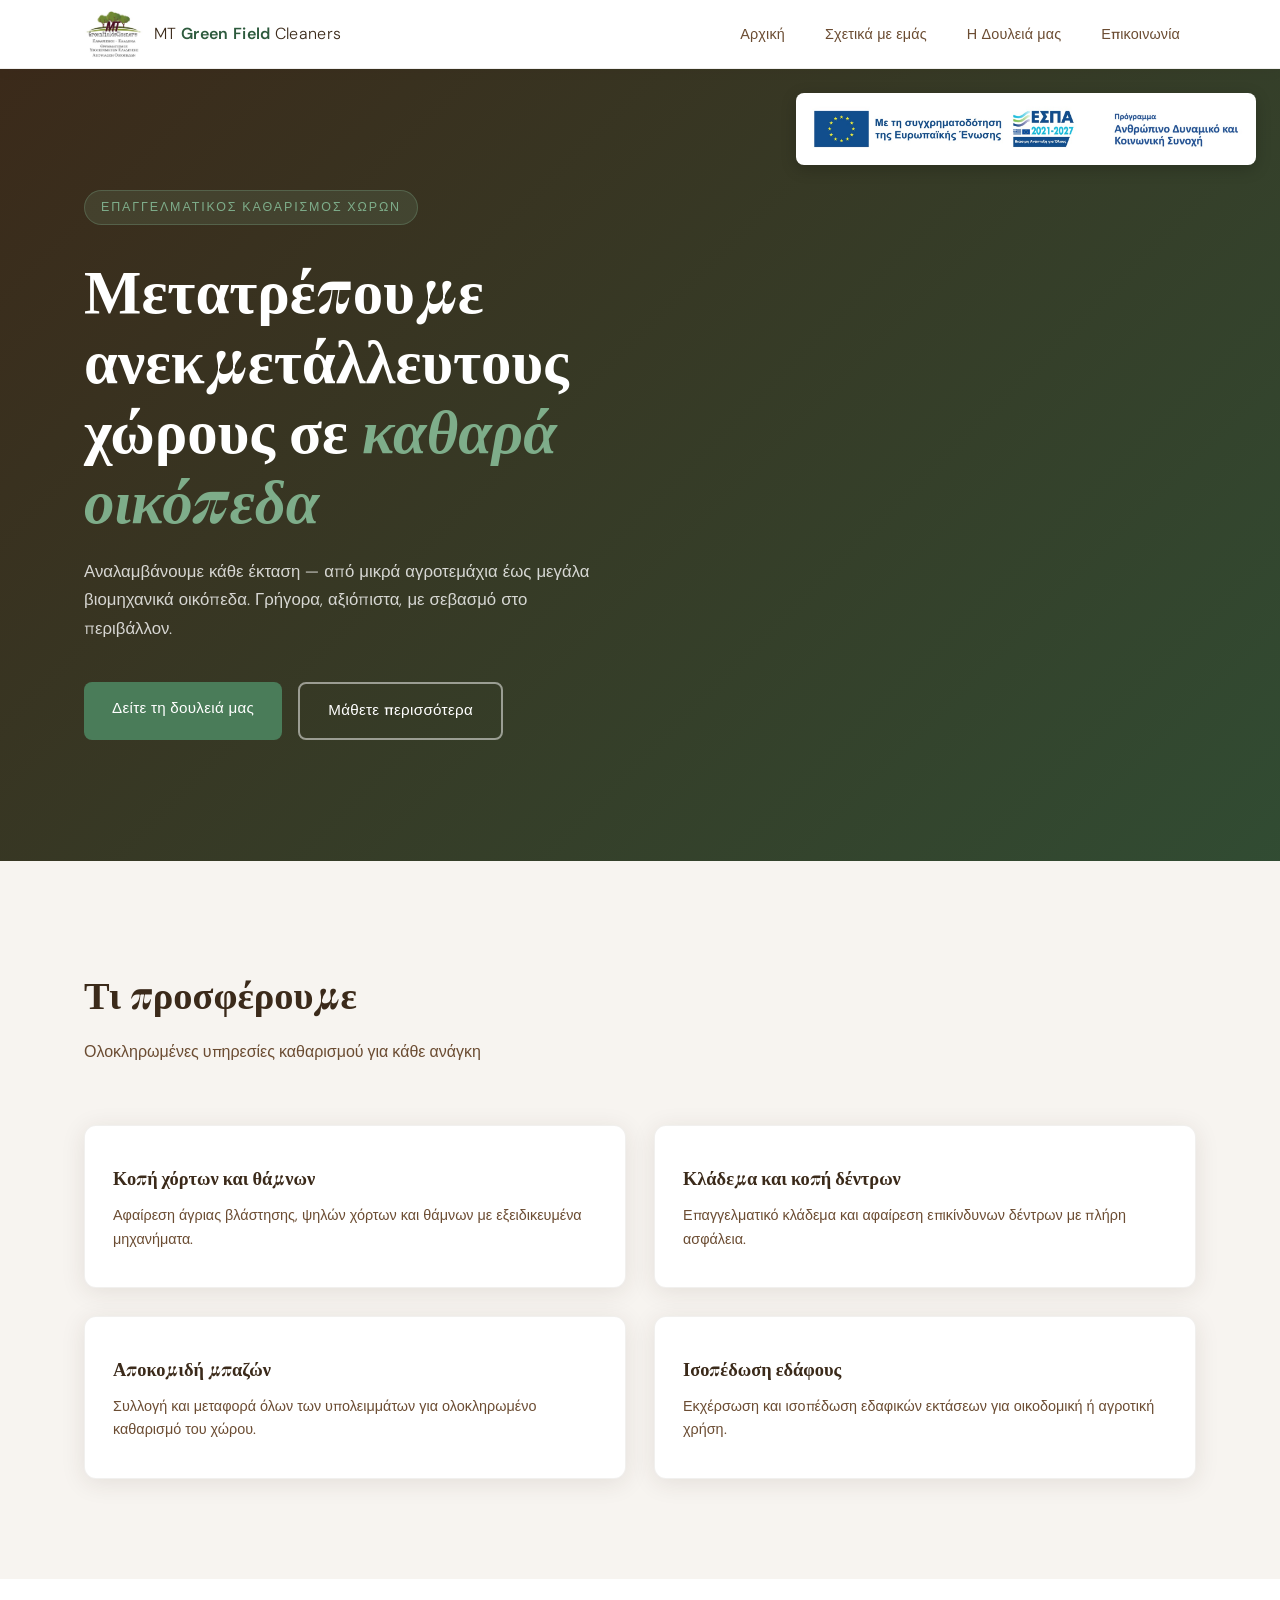
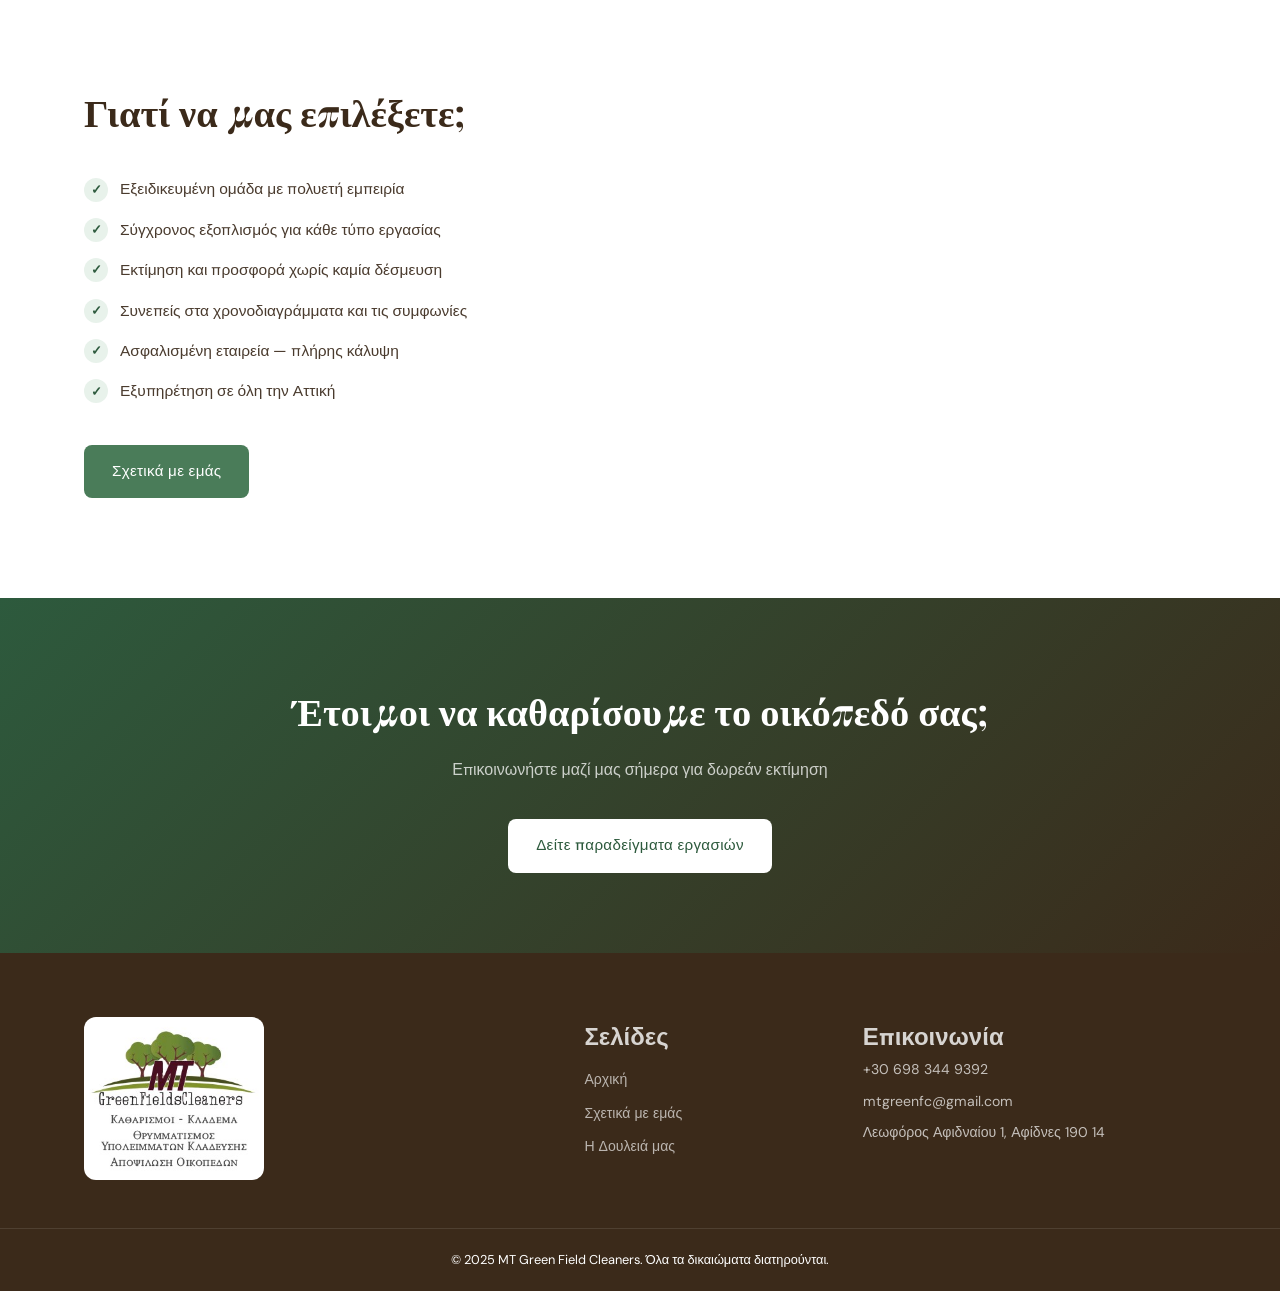
<file: index.html>
<!DOCTYPE html>
<html lang="el">
<head>
  <meta charset="UTF-8" />
  <meta name="viewport" content="width=device-width, initial-scale=1.0" />
  <title>MT Green Field Cleaners – Καθαρισμός Οικοπέδων</title>
  <link rel="preconnect" href="https://fonts.googleapis.com" />
  <link rel="preconnect" href="https://fonts.gstatic.com" crossorigin />
  <link href="https://fonts.googleapis.com/css2?family=Playfair+Display:wght@600;700&family=DM+Sans:wght@300;400;500&display=swap" rel="stylesheet" />
  <link rel="stylesheet" href="index.css" />
</head>
<body>

  <!-- ========== HEADER / NAV ========== -->
  <header class="site-header">
    <div class="header-inner">
      <a href="index.html" class="logo">
        <span class="logo-icon"><img src="photos/logo.jpg" alt="Logo" style="border-radius: 12px; width:60px; height:auto;"/></span>
        <span class="logo-text">MT <strong>Green Field</strong> Cleaners</span>
      </a>
      <button class="mobile-nav-toggle" aria-expanded="false" aria-label="Άνοιγμα μενού">
        <span></span>
        <span></span>
        <span></span>
      </button>
      <nav class="main-nav">
        <a href="index.html" class="nav-link">Αρχική</a>
        <a href="about.html" class="nav-link">Σχετικά με εμάς</a>
        <a href="work.html" class="nav-link">Η Δουλειά μας</a>
        <a href="contact.html" class="nav-link">Επικοινωνία</a>
      </nav>
    </div>
  </header>

  <!-- ========== HERO ========== -->
  <section class="hero">
    <div class="hero-bg"></div>
    <a href="photos/POSTER-nee-30-59-final.pdf" class="hero-poster" target="_blank" rel="noopener noreferrer">
      <img src="photos/european_banner.jpg" alt="EU Funding Program Poster" />
    </a>
    <div class="hero-content">
      <p class="hero-tag">Επαγγελματικός καθαρισμός χώρων</p>
      <h1 class="hero-title">Μετατρέπουμε<br/>ανεκμετάλλευτους<br/>χώρους σε <em>καθαρά οικόπεδα</em></h1>
      <p class="hero-sub">Αναλαμβάνουμε κάθε έκταση — από μικρά αγροτεμάχια έως μεγάλα βιομηχανικά οικόπεδα. Γρήγορα, αξιόπιστα, με σεβασμό στο περιβάλλον.</p>
      <div class="hero-actions">
        <a href="work.html" class="btn btn-primary">Δείτε τη δουλειά μας</a>
        <a href="about.html" class="btn btn-ghost">Μάθετε περισσότερα</a>
      </div>
    </div>
    <!--
    <div class="hero-badge">
      <span>15+</span>
      <small>χρόνια εμπειρίας</small>
    </div>
  -->
  </section>

  <!-- ========== SERVICES STRIP ========== -->
  <section class="services">
    <div class="container">
      <h2 class="section-title">Τι προσφέρουμε</h2>
      <p class="section-sub">Ολοκληρωμένες υπηρεσίες καθαρισμού για κάθε ανάγκη</p>
      <div class="services-grid">
        <div class="service-card">
          <!--<div class="service-icon">🌾</div> -->
          <h3>Κοπή χόρτων και θάμνων</h3>
          <p>Αφαίρεση άγριας βλάστησης, ψηλών χόρτων και θάμνων με εξειδικευμένα μηχανήματα.</p>
        </div>
        <div class="service-card">
          <!--<div class="service-icon">🌳</div> -->
          <h3>Κλάδεμα και κοπή δέντρων</h3>
          <p>Επαγγελματικό κλάδεμα και αφαίρεση επικίνδυνων δέντρων με πλήρη ασφάλεια.</p>
        </div>
        <div class="service-card">
          <!--<div class="service-icon">🧹</div>-->
          <h3>Αποκομιδή μπαζών</h3>
          <p>Συλλογή και μεταφορά όλων των υπολειμμάτων για ολοκληρωμένο καθαρισμό του χώρου.</p>
        </div>
        <!--
        <div class="service-card">
          <div class="service-icon">🔥</div>
          <h3>Πρόληψη πυρκαγιάς</h3>
          <p>Δημιουργία αντιπυρικής ζώνης γύρω από ακίνητα και οικόπεδα σε δασικές περιοχές.</p>
        </div>
      -->
        <div class="service-card">
         <!-- <div class="service-icon">🚜</div>-->
          <h3>Ισοπέδωση εδάφους</h3>
          <p>Εκχέρσωση και ισοπέδωση εδαφικών εκτάσεων για οικοδομική ή αγροτική χρήση.</p>
        </div>
        <!--
        <div class="service-card">
          <div class="service-icon">♻️</div>
          <h3>Φιλικό προς το περιβάλλον</h3>
          <p>Διαχείριση αποβλήτων με σεβασμό στο περιβάλλον και ανακύκλωση οργανικών υλικών.</p>
        </div>
      -->
      </div>
    </div>
  </section>

  <!-- ========== WHY US ========== -->
  <section class="why-us">
    <div class="container why-us-inner">
      <div class="why-text">
        <h2 class="section-title">Γιατί να μας επιλέξετε;</h2>
        <ul class="why-list">
          <li><span class="check">✓</span> Εξειδικευμένη ομάδα με πολυετή εμπειρία</li>
          <li><span class="check">✓</span> Σύγχρονος εξοπλισμός για κάθε τύπο εργασίας</li>
          <li><span class="check">✓</span> Εκτίμηση και προσφορά χωρίς καμία δέσμευση</li>
          <li><span class="check">✓</span> Συνεπείς στα χρονοδιαγράμματα και τις συμφωνίες</li>
          <li><span class="check">✓</span> Ασφαλισμένη εταιρεία — πλήρης κάλυψη</li>
          <li><span class="check">✓</span> Εξυπηρέτηση σε όλη την Αττική</li>
        </ul>
        <a href="about.html" class="btn btn-primary">Σχετικά με εμάς</a>
      </div>
      <!--
      <div class="why-visual">
        <div class="stat-box">
          <span class="stat-num">100+</span>
          <span class="stat-label">Ολοκληρωμένα έργα</span>
        </div>
        
        <div class="stat-box">
          <span class="stat-num">15+</span>
          <span class="stat-label">Χρόνια εμπειρίας</span>
        </div>
      
        <div class="stat-box">
          <span class="stat-num">100%</span>
          <span class="stat-label">Ικανοποιημένοι πελάτες</span>
        </div>
        
        <div class="stat-box">
          <span class="stat-num">24h</span>
          <span class="stat-label">Γρήγορη ανταπόκριση</span>
        </div>
        -->
      </div>
    </div>
  </section>

  <!-- ========== CTA BANNER ========== -->
  <section class="cta-banner">
    <div class="container">
      <h2>Έτοιμοι να καθαρίσουμε το οικόπεδό σας;</h2>
      <p>Επικοινωνήστε μαζί μας σήμερα για δωρεάν εκτίμηση</p>
      <a href="work.html" class="btn btn-white">Δείτε παραδείγματα εργασιών</a>
    </div>
  </section>

  <!-- ========== FOOTER ========== -->
  <footer class="site-footer">
    <div class="footer-inner">
      <div class="footer-brand">
        <!--
        <span class="logo-text footer-logo">MT <strong>Green Field</strong> Cleaners</span>
        <p>Επαγγελματικός καθαρισμός οικοπέδων και αγροτεμαχίων σε όλη την Αττική.</p>
        -->
        <img src="photos\logo.jpg" alt="Logo" style="border-radius: 12px; width:180px; height:auto;"/>
      </div>
      <div class="footer-nav">
        <h2>Σελίδες</h2>
        <a href="index.html">Αρχική</a>
        <a href="about.html">Σχετικά με εμάς</a>
        <a href="work.html">Η Δουλειά μας</a>
      </div>
      <div class="footer-contact">
        <h2>Επικοινωνία</h2>
        <p> <a href="tel:+30 698 344 9392">+30 698 344 9392</a></p>
        <p> <a href="mailto:mtgreenfc@gmail.com">mtgreenfc@gmail.com</a></p>
        <p> Λεωφόρος Αφιδναίου 1, Αφίδνες 190 14</p>
      </div>
    </div>
    <div class="footer-bottom">
      <p>&copy; 2025 MT Green Field Cleaners. Όλα τα δικαιώματα διατηρούνται.</p>
    </div>
  </footer>

  <script>
    const navToggle = document.querySelector('.mobile-nav-toggle');
    const header = document.querySelector('.site-header');
    navToggle?.addEventListener('click', () => {
      const opened = navToggle.getAttribute('aria-expanded') === 'true';
      navToggle.setAttribute('aria-expanded', String(!opened));
      header.classList.toggle('nav-open', !opened);
    });
  </script>
</body>
</html>
</file>
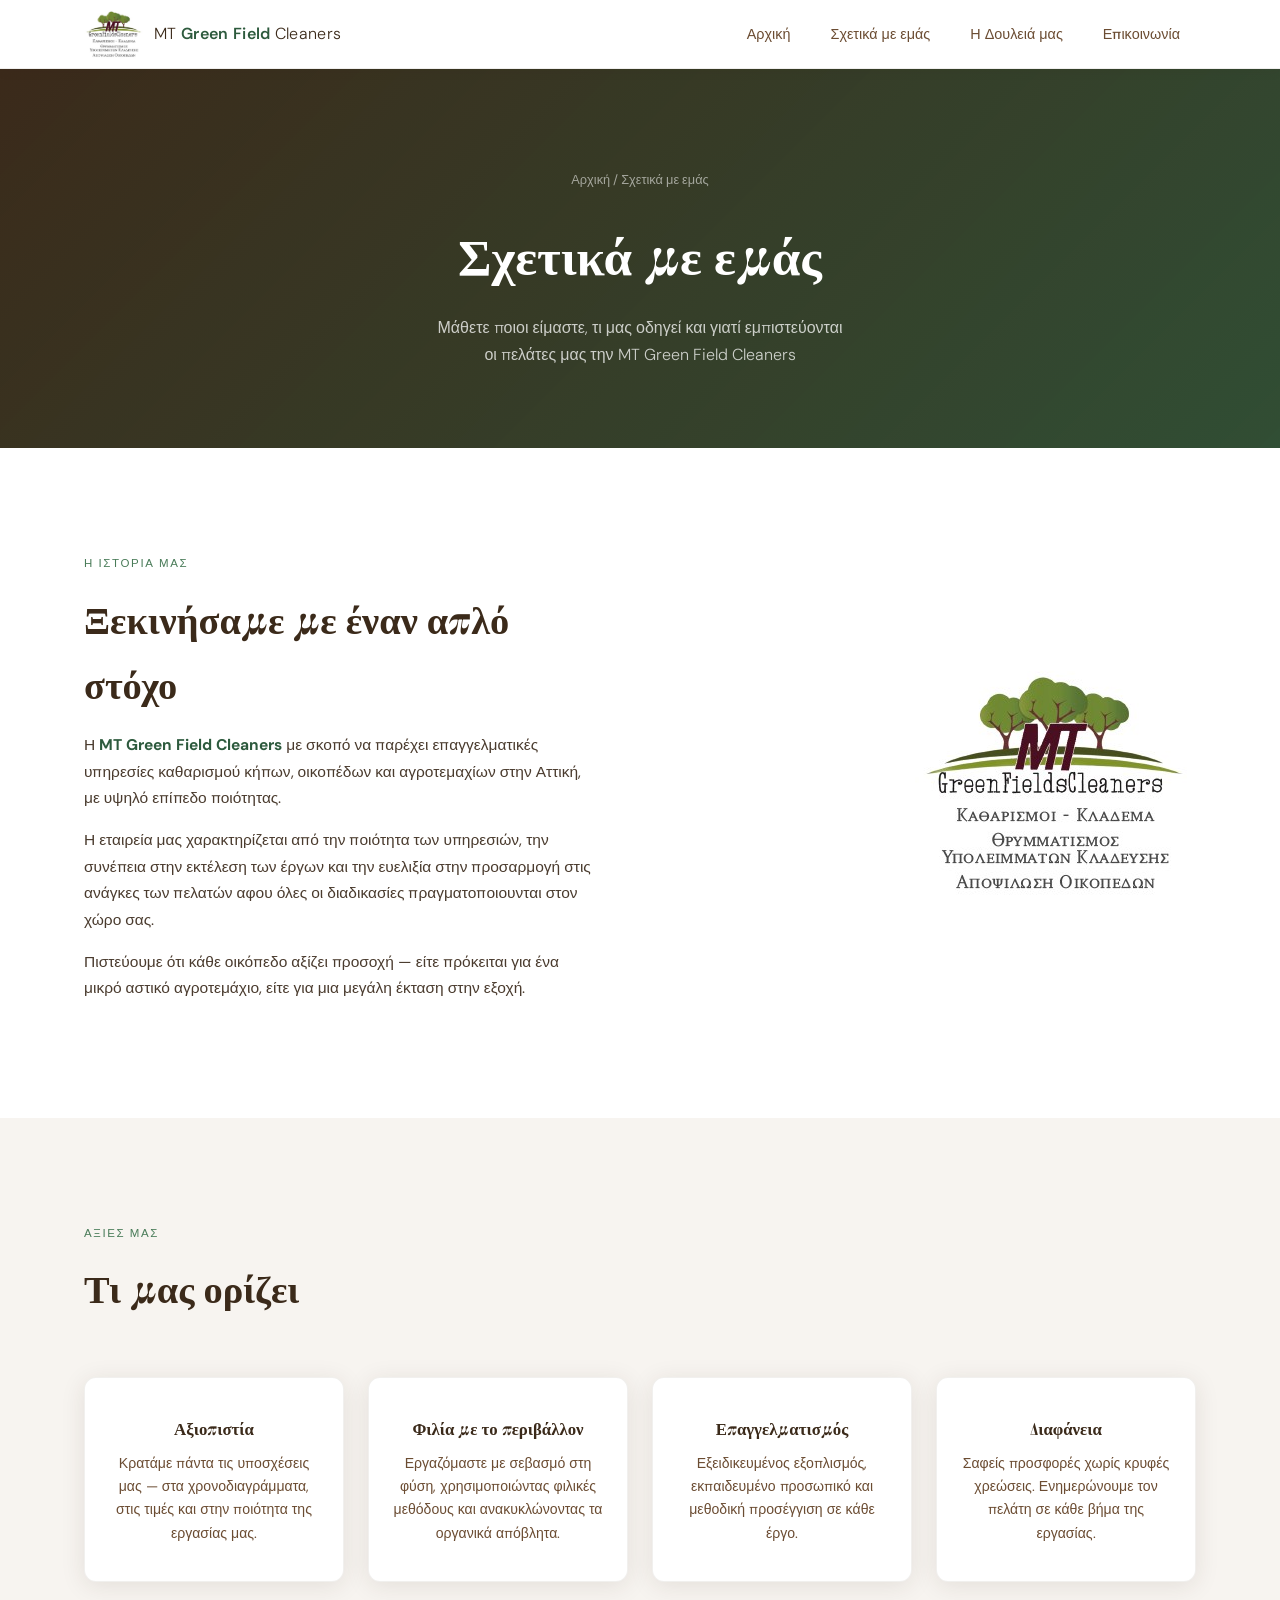
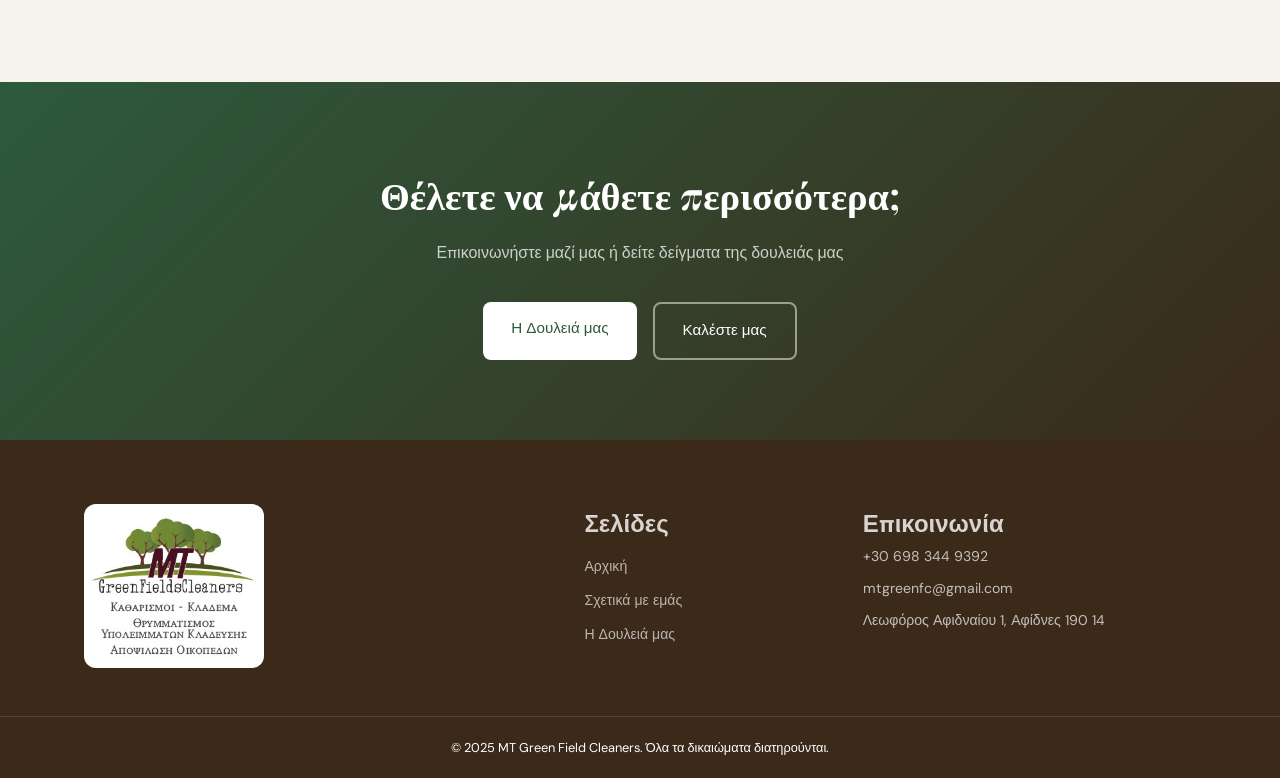
<file: about.html>
<!DOCTYPE html>
<html lang="el">
<head>
  <meta charset="UTF-8" />
  <meta name="viewport" content="width=device-width, initial-scale=1.0" />
  <title>Σχετικά με εμάς – MT Green Field Cleaners</title>
  <link rel="preconnect" href="https://fonts.googleapis.com" />
  <link rel="preconnect" href="https://fonts.gstatic.com" crossorigin />
  <link href="https://fonts.googleapis.com/css2?family=Playfair+Display:wght@600;700&family=DM+Sans:wght@300;400;500&display=swap" rel="stylesheet" />
  <link rel="stylesheet" href="about.css" />
</head>
<body>

  <!-- ========== HEADER / NAV ========== -->
  <header class="site-header">
    <div class="header-inner">
      <a href="index.html" class="logo">
        <span class="logo-icon"><img src="photos/logo.jpg" alt="Logo" style="border-radius: 12px; width:60px; height:auto;"/></span>
        <span class="logo-text">MT <strong>Green Field</strong> Cleaners</span>
      </a>
      <button class="mobile-nav-toggle" aria-expanded="false" aria-label="Άνοιγμα μενού">
        <span></span>
        <span></span>
        <span></span>
      </button>
      <nav class="main-nav">
        <a href="index.html" class="nav-link">Αρχική</a>
        <a href="about.html" class="nav-link">Σχετικά με εμάς</a>
        <a href="work.html" class="nav-link">Η Δουλειά μας</a>
        <a href="contact.html" class="nav-link">Επικοινωνία</a>
      </nav>
    </div>
  </header>

  <!-- ========== PAGE HERO ========== -->
  <section class="page-hero">
    <div class="page-hero-bg"></div>
    <div class="page-hero-content">
      <p class="breadcrumb"><a href="index.html">Αρχική</a> / Σχετικά με εμάς</p>
      <h1 class="page-title">Σχετικά με εμάς</h1>
      <p class="page-sub">Μάθετε ποιοι είμαστε, τι μας οδηγεί και γιατί εμπιστεύονται<br/>οι πελάτες μας την MT Green Field Cleaners</p>
    </div>
  </section>

  <!-- ========== OUR STORY ========== -->
  <section class="story">
    <div class="container story-grid">
      <div class="story-text">
        <span class="label">Η ιστορία μας</span>
        <h2 class="section-title">Ξεκινήσαμε με έναν απλό στόχο</h2>
        <p>Η <strong>MT Green Field Cleaners</strong> με σκοπό να παρέχει επαγγελματικές υπηρεσίες καθαρισμού κήπων, οικοπέδων και αγροτεμαχίων στην Αττική, με υψηλό επίπεδο ποιότητας.</p>
        <p>Η εταιρεία μας χαρακτηρίζεται από την ποιότητα των υπηρεσιών, την συνέπεια στην εκτέλεση των έργων και την ευελιξία στην προσαρμογή στις ανάγκες των πελατών αφου όλες οι διαδικασίες πραγματοποιουνται στον χώρο σας.</p>
        <p>Πιστεύουμε ότι κάθε οικόπεδο αξίζει προσοχή — είτε πρόκειται για ένα μικρό αστικό αγροτεμάχιο, είτε για μια μεγάλη έκταση στην εξοχή.</p>
      </div>
      <div class="story-visual">
        
          <img src="photos\logo.jpg" alt="Logo" />
        
        <!--
        <div class="story-badge">
          <strong>Ιδρύθηκε</strong>
          <span>2009</span>
        </div>
        -->
      </div>
    </div>
  </section>

  <!-- ========== VALUES ========== -->
  <section class="values">
    <div class="container">
      <div class="values-header">
        <span class="label">Αξίες μας</span>
        <h2 class="section-title">Τι μας ορίζει</h2>
      </div>
      <div class="values-grid">
        <div class="value-card">
          <!-- <div class="value-icon">🤝</div> -->
          <h3>Αξιοπιστία</h3>
          <p>Κρατάμε πάντα τις υποσχέσεις μας — στα χρονοδιαγράμματα, στις τιμές και στην ποιότητα της εργασίας μας.</p>
        </div>
        <div class="value-card">
          <!-- <div class="value-icon">🌱</div> -->
          <h3>Φιλία με το περιβάλλον</h3>
          <p>Εργαζόμαστε με σεβασμό στη φύση, χρησιμοποιώντας φιλικές μεθόδους και ανακυκλώνοντας τα οργανικά απόβλητα.</p>
        </div>
        <div class="value-card">
          <!-- <div class="value-icon">⚙️</div> -->
          <h3>Επαγγελματισμός</h3>
          <p>Εξειδικευμένος εξοπλισμός, εκπαιδευμένο προσωπικό και μεθοδική προσέγγιση σε κάθε έργο.</p>
        </div>
        <div class="value-card">
          <!-- <div class="value-icon">💬</div> -->
          <h3>Διαφάνεια</h3>
          <p>Σαφείς προσφορές χωρίς κρυφές χρεώσεις. Ενημερώνουμε τον πελάτη σε κάθε βήμα της εργασίας.</p>
        </div>
      </div>
    </div>
  </section>

 
  <!-- ========== CTA BANNER ========== -->
  <section class="cta-banner">
    <div class="container">
      <h2>Θέλετε να μάθετε περισσότερα;</h2>
      <p>Επικοινωνήστε μαζί μας ή δείτε δείγματα της δουλειάς μας</p>
      <div class="cta-actions">
        <a href="work.html" class="btn btn-white">Η Δουλειά μας</a>
        <a href="tel:+30 698 344 9392" class="btn btn-ghost">Καλέστε μας</a>
      </div>
    </div>
  </section>

  <!-- ========== FOOTER ========== -->
  <footer class="site-footer">
    <div class="footer-inner">
      <div class="footer-brand">
        <!--
        <span class="logo-text footer-logo">MT <strong>Green Field</strong> Cleaners</span>
        <p>Επαγγελματικός καθαρισμός οικοπέδων και αγροτεμαχίων σε όλη την Αττική.</p>
        -->
        <img src="photos\logo.jpg" alt="Logo" style="border-radius: 12px; width:180px; height:auto;"/>
      </div>
      <div class="footer-nav">
        <h2>Σελίδες</h2>
        <a href="index.html">Αρχική</a>
        <a href="about.html">Σχετικά με εμάς</a>
        <a href="work.html">Η Δουλειά μας</a>
      </div>
      <div class="footer-contact">
        <h2>Επικοινωνία</h2>
        <p> <a href="tel:+30 698 344 9392">+30 698 344 9392</a></p>
        <p> <a href="mailto:mtgreenfc@gmail.com">mtgreenfc@gmail.com</a></p>
        <p> Λεωφόρος Αφιδναίου 1, Αφίδνες 190 14</p>
      </div>
    </div>
    <div class="footer-bottom">
      <p>&copy; 2025 MT Green Field Cleaners. Όλα τα δικαιώματα διατηρούνται.</p>
    </div>
  </footer>

  <script>
    const navToggle = document.querySelector('.mobile-nav-toggle');
    const header = document.querySelector('.site-header');
    navToggle?.addEventListener('click', () => {
      const opened = navToggle.getAttribute('aria-expanded') === 'true';
      navToggle.setAttribute('aria-expanded', String(!opened));
      header.classList.toggle('nav-open', !opened);
    });
  </script>
</body>
</html>
</file>
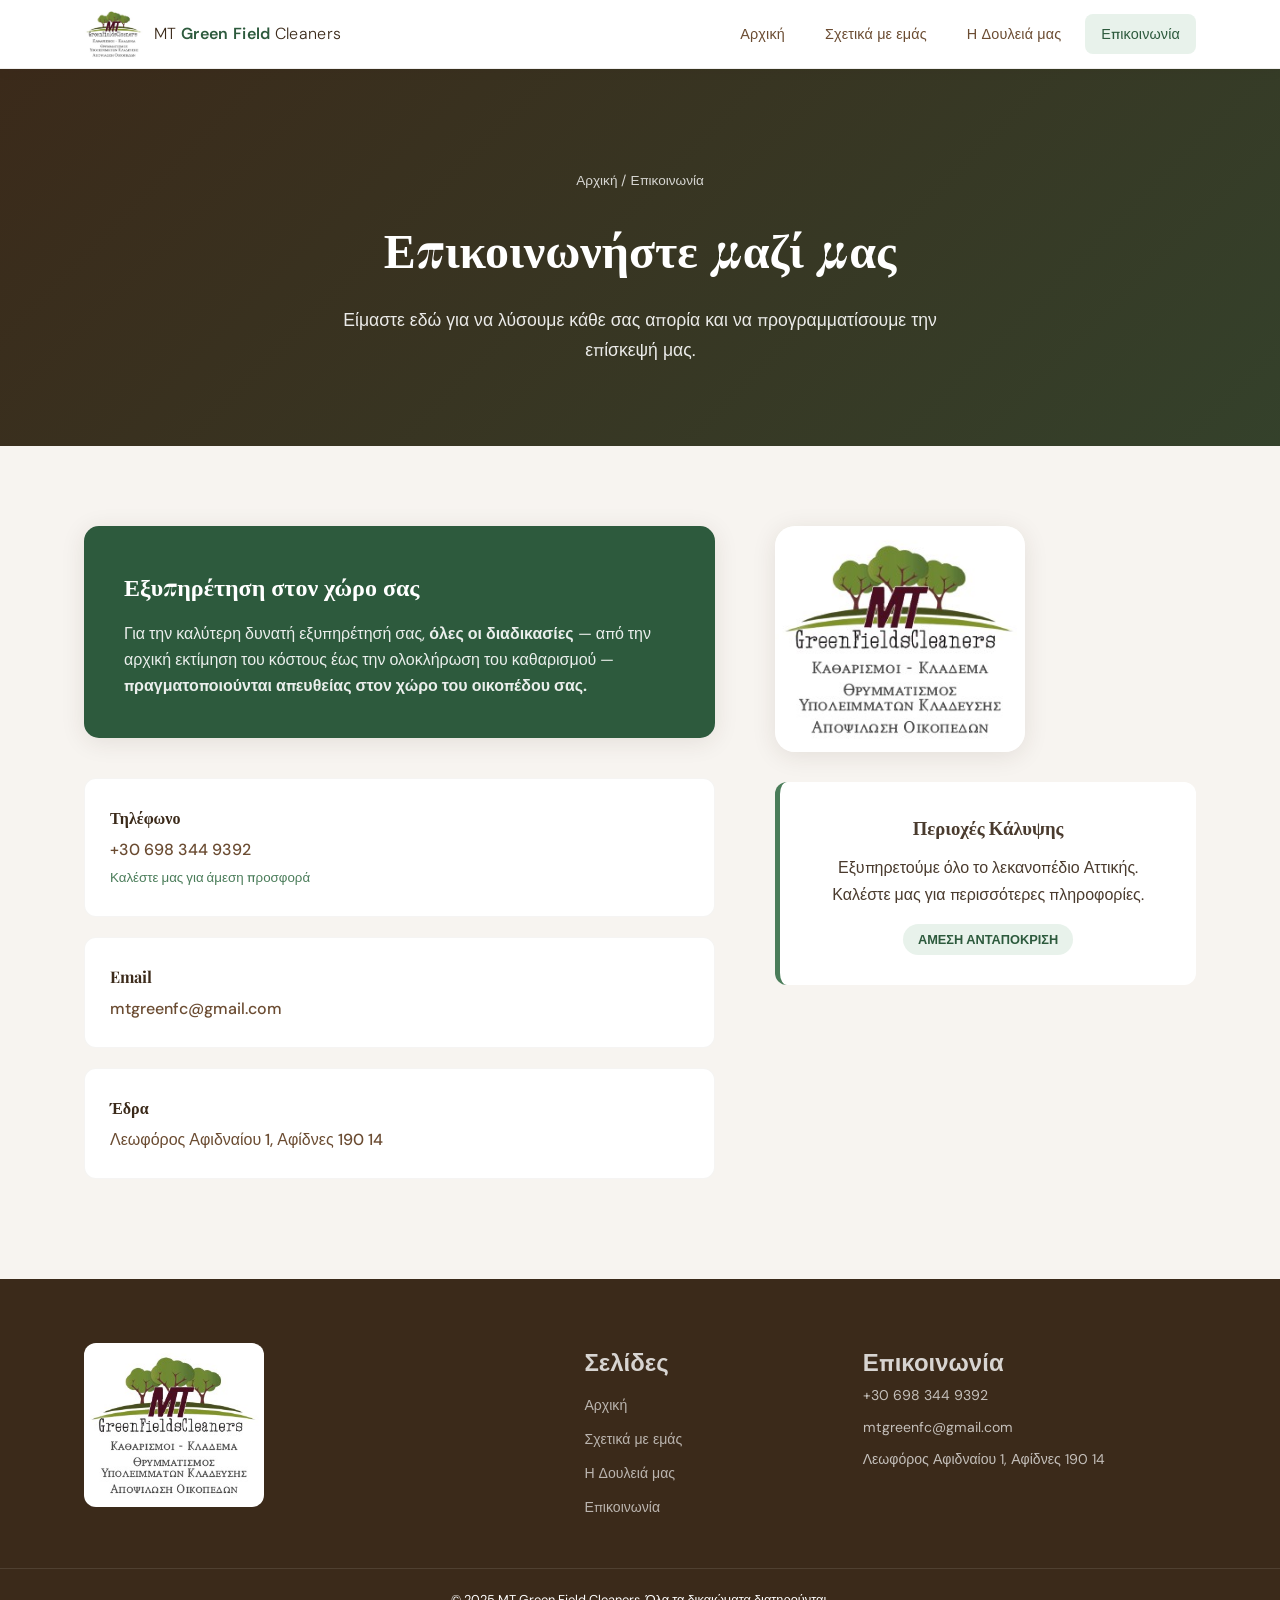
<file: contact.html>
<!DOCTYPE html>
<html lang="el">
<head>
  <meta charset="UTF-8" />
  <meta name="viewport" content="width=device-width, initial-scale=1.0" />
  <title>Επικοινωνία – MT Green Field Cleaners</title>
  <link rel="preconnect" href="https://fonts.googleapis.com" />
  <link rel="preconnect" href="https://fonts.gstatic.com" crossorigin />
  <link href="https://fonts.googleapis.com/css2?family=Playfair+Display:wght@600;700&family=DM+Sans:wght@300;400;500&display=swap" rel="stylesheet" />
  <link rel="stylesheet" href="contact.css" />
</head>
<body>

  <header class="site-header">
    <div class="header-inner">
      <a href="index.html" class="logo">
        <span class="logo-icon"><img src="photos/logo.jpg" alt="Logo" style="border-radius: 12px; width:60px; height:auto;"/></span>
        <span class="logo-text">MT <strong>Green Field</strong> Cleaners</span>
      </a>
      <button class="mobile-nav-toggle" aria-expanded="false" aria-label="Άνοιγμα μενού">
        <span></span>
        <span></span>
        <span></span>
      </button>
      <nav class="main-nav">
        <a href="index.html" class="nav-link">Αρχική</a>
        <a href="about.html" class="nav-link">Σχετικά με εμάς</a>
        <a href="work.html" class="nav-link">Η Δουλειά μας</a>
        <a href="contact.html" class="nav-link active">Επικοινωνία</a>
      </nav>
    </div>
  </header>

  <section class="page-hero">
    <div class="page-hero-bg"></div>
    <div class="page-hero-content">
      <p class="breadcrumb"><a href="index.html">Αρχική</a> / Επικοινωνία</p>
      <h1 class="page-title">Επικοινωνήστε μαζί μας</h1>
      <p class="page-sub">Είμαστε εδώ για να λύσουμε κάθε σας απορία και να προγραμματίσουμε την επίσκεψή μας.</p>
    </div>
  </section>

  <section class="contact-details">
    <div class="container">
      <div class="contact-grid">
        
        <div class="info-sidebar">
          <div class="service-notice">
            <h3>Εξυπηρέτηση στον χώρο σας</h3>
            <p>Για την καλύτερη δυνατή εξυπηρέτησή σας, <strong>όλες οι διαδικασίες</strong> — από την αρχική εκτίμηση του κόστους έως την ολοκλήρωση του καθαρισμού — <strong>πραγματοποιούνται απευθείας στον χώρο του οικοπέδου σας.</strong></p>
          </div>

          <div class="contact-card">
            <!--<div class="card-icon">📞</div>-->
            <div class="card-text">
              <h4>Τηλέφωνο</h4>
              <p><a href="tel:+30 698 344 9392">+30 698 344 9392</a></p>
              <small>Καλέστε μας για άμεση προσφορά</small>
            </div>
          </div>

          <div class="contact-card">
            <!--<div class="card-icon">📧</div>-->
            <div class="card-text">
              <h4>Email</h4>
              <p><a href="mailto:mtgreenfc@gmail.com">mtgreenfc@gmail.com</a></p>
            </div>
          </div>
<!--
          <div class="contact-card">
            <div class="card-icon">🕒</div>
            <div class="card-text">
              <h4>Ωράριο Λειτουργίας</h4>
              <p>Δευτέρα – Παρασκευή: 08:00 – 18:00</p>
              <p>Σάββατο: Κατόπιν Ραντεβού</p>
            </div>
          </div>
        -->          
          <div class="contact-card">
            <!--<div class="card-icon">🏠</div>-->
            <div class="card-text">
              <h4>Έδρα</h4>
              <p>Λεωφόρος Αφιδναίου 1, Αφίδνες 190 14</p>
            </div>
          </div>
        </div>

        <div class="contact-visual">
          <img src="photos/logo.jpg" alt="MT Green Field Cleaners" class="contact-logo-big" />
          <div class="area-coverage">
            <h3>Περιοχές Κάλυψης</h3>
            <p>Εξυπηρετούμε όλο το λεκανοπέδιο Αττικής. Καλέστε μας για περισσότερες πληροφορίες.</p>
            <span class="badge">Άμεση Ανταπόκριση</span>
          </div>
        </div>

      </div>
    </div>
  </section>

  <footer class="site-footer">
    <div class="footer-inner">
      <div class="footer-brand">
        <img src="photos/logo.jpg" alt="Logo" style="border-radius: 12px; width:180px; height:auto;"/>
      </div>
      <div class="footer-nav">
        <h2>Σελίδες</h2>
        <a href="index.html">Αρχική</a>
        <a href="about.html">Σχετικά με εμάς</a>
        <a href="work.html">Η Δουλειά μας</a>
        <a href="contact.html">Επικοινωνία</a>
      </div>
      <div class="footer-contact">
        <h2>Επικοινωνία</h2>
        <p> <a href="tel:+30 698 344 9392">+30 698 344 9392</a></p>
        <p> <a href="mailto:mtgreenfc@gmail.com">mtgreenfc@gmail.com</a></p>
        <p> Λεωφόρος Αφιδναίου 1, Αφίδνες 190 14</p>
      </div>
    </div>
    <div class="footer-bottom">
      <p>&copy; 2025 MT Green Field Cleaners. Όλα τα δικαιώματα διατηρούνται.</p>
    </div>
  </footer>

  <script>
    const navToggle = document.querySelector('.mobile-nav-toggle');
    const header = document.querySelector('.site-header');
    navToggle?.addEventListener('click', () => {
      const opened = navToggle.getAttribute('aria-expanded') === 'true';
      navToggle.setAttribute('aria-expanded', String(!opened));
      header.classList.toggle('nav-open', !opened);
    });
  </script>
</body>
</html>
</file>
<file: index.css>
/* ============================================================
   MT Green Field Cleaners — index.css (Αρχική)
   Palette: #FFFFFF white | #3B2A1A brown | #4A7C59 green
   ============================================================ */

/* ---- CSS Variables ---- */
:root {
  --white:       #FFFFFF;
  --off-white:   #F7F4F0;
  --brown-dark:  #3B2A1A;
  --brown-mid:   #6B4C32;
  --brown-light: #C9A87C;
  --green-dark:  #2D5A3D;
  --green-mid:   #4A7C59;
  --green-light: #7EAD8A;
  --green-pale:  #E8F2EB;
  --text-body:   #4A3B2E;
  --radius:      8px;
  --shadow:      0 4px 24px rgba(59,42,26,.10);
  --transition:  0.3s ease;
}

/* ---- Reset & Base ---- */
*, *::before, *::after { box-sizing: border-box; margin: 0; padding: 0; }

html { scroll-behavior: smooth; }

body {
  font-family: 'DM Sans', sans-serif;
  font-weight: 400;
  color: var(--text-body);
  background: var(--white);
  line-height: 1.7;
}

a { text-decoration: none; color: inherit; }

img { max-width: 100%; display: block; }

.container {
  max-width: 1160px;
  margin: 0 auto;
  padding: 0 24px;
}

/* ============================================================
   HEADER
   ============================================================ */
.site-header {
  position: sticky;
  top: 0;
  z-index: 100;
  background: var(--white);
  border-bottom: 1px solid rgba(59,42,26,.08);
  box-shadow: 0 2px 12px rgba(59,42,26,.06);
}

.header-inner {
  max-width: 1160px;
  margin: 0 auto;
  padding: 0 24px;
  height: 68px;
  display: flex;
  align-items: center;
  gap: 40px;
}

.logo {
  display: flex;
  align-items: center;
  gap: 10px;
  flex-shrink: 0;
}

.logo-icon { font-size: 1.5rem; }

.logo-text {
  font-family: 'DM Sans', sans-serif;
  font-size: 1rem;
  font-weight: 300;
  color: var(--brown-dark);
  letter-spacing: 0.02em;
  white-space: nowrap;
}

.logo-text strong {
  font-weight: 600;
  color: var(--green-dark);
}

.main-nav {
  display: flex;
  gap: 8px;
  margin-left: auto;
}

.mobile-nav-toggle {
  display: none;
  margin-left: auto;
  background: transparent;
  border: none;
  cursor: pointer;
  width: 42px;
  height: 42px;
  position: relative;
}

.mobile-nav-toggle span {
  display: block;
  width: 24px;
  height: 2px;
  background: var(--brown-dark);
  border-radius: 999px;
  position: absolute;
  left: 50%;
  transform: translateX(-50%);
  transition: transform var(--transition), opacity var(--transition);
}

.mobile-nav-toggle span:nth-child(1) { top: 12px; }
.mobile-nav-toggle span:nth-child(2) { top: 20px; }
.mobile-nav-toggle span:nth-child(3) { top: 28px; }

.site-header.nav-open .mobile-nav-toggle span:nth-child(1) {
  transform: translateX(-50%) translateY(8px) rotate(45deg);
}

.site-header.nav-open .mobile-nav-toggle span:nth-child(2) {
  opacity: 0;
}

.site-header.nav-open .mobile-nav-toggle span:nth-child(3) {
  transform: translateX(-50%) translateY(-8px) rotate(-45deg);
}

.nav-link {
  font-size: 0.9rem;
  font-weight: 500;
  color: var(--brown-mid);
  padding: 8px 16px;
  border-radius: var(--radius);
  transition: background var(--transition), color var(--transition);
  letter-spacing: 0.01em;
}

.nav-link:hover,
.nav-link.active {
  background: var(--green-pale);
  color: var(--green-dark);
}

@media (max-width: 900px) {
  .mobile-nav-toggle {
    display: flex;
    align-items: center;
    justify-content: center;
  }

  .main-nav {
    display: none;
    position: absolute;
    top: 100%;
    left: 0;
    right: 0;
    background: var(--white);
    flex-direction: column;
    gap: 0;
    padding: 18px 24px 24px;
    border-bottom: 1px solid rgba(59,42,26,.08);
    box-shadow: 0 18px 35px rgba(59,42,26,.08);
  }

  .site-header.nav-open .main-nav {
    display: flex;
  }

  .main-nav .nav-link {
    width: 100%;
    padding: 12px 16px;
  }

  .main-nav .nav-link + .nav-link {
    margin-top: 10px;
  }

  .header-inner {
    gap: 16px;
  }
}

.header-cta {
  font-size: 0.875rem;
  font-weight: 500;
  background: var(--green-mid);
  color: var(--white);
  padding: 10px 20px;
  border-radius: var(--radius);
  transition: background var(--transition);
  white-space: nowrap;
  flex-shrink: 0;
}

.header-cta:hover { background: var(--green-dark); }

/* ============================================================
   BUTTONS
   ============================================================ */
.btn {
  display: inline-block;
  font-family: 'DM Sans', sans-serif;
  font-weight: 500;
  font-size: 0.95rem;
  padding: 14px 28px;
  border-radius: var(--radius);
  transition: all var(--transition);
  cursor: pointer;
  letter-spacing: 0.02em;
}

.btn-primary {
  background: var(--green-mid);
  color: var(--white);
}
.btn-primary:hover { background: var(--green-dark); transform: translateY(-1px); box-shadow: 0 6px 20px rgba(74,124,89,.3); }

.btn-ghost {
  background: transparent;
  color: var(--white);
  border: 2px solid rgba(255,255,255,.5);
}
.btn-ghost:hover { border-color: var(--white); background: rgba(255,255,255,.1); }

.btn-white {
  background: var(--white);
  color: var(--green-dark);
}
.btn-white:hover { background: var(--off-white); transform: translateY(-1px); }

/* ============================================================
   HERO
   ============================================================ */
.hero {
  position: relative;
  min-height: 88vh;
  display: flex;
  align-items: center;
  overflow: hidden;
  background: var(--brown-dark);
}

.hero-bg {
  position: absolute;
  inset: 0;
  background:
    linear-gradient(135deg, rgba(59,42,26,.85) 0%, rgba(45,90,61,.70) 100%),
    url('https://images.unsplash.com/photo-1416879595882-3373a0480b5b?w=1600&q=80') center/cover no-repeat;
  z-index: 0;
}

.hero-content {
  position: relative;
  z-index: 1;
  max-width: 700px;
  margin-left: calc((100vw - 1160px)/2);
  padding: 80px 24px;
  animation: fadeUp .8s ease both;
}

@keyframes fadeUp {
  from { opacity: 0; transform: translateY(30px); }
  to   { opacity: 1; transform: translateY(0); }
}

.hero-tag {
  display: inline-block;
  font-size: 0.78rem;
  font-weight: 500;
  letter-spacing: 0.15em;
  text-transform: uppercase;
  color: var(--green-light);
  background: rgba(126,173,138,.15);
  border: 1px solid rgba(126,173,138,.3);
  padding: 6px 16px;
  border-radius: 30px;
  margin-bottom: 28px;
}

.hero-title {
  font-family: 'Playfair Display', serif;
  font-size: clamp(2.2rem, 5vw, 3.8rem);
  line-height: 1.15;
  color: var(--white);
  margin-bottom: 24px;
}

.hero-title em {
  font-style: italic;
  color: var(--green-light);
}

.hero-sub {
  font-size: 1.05rem;
  font-weight: 300;
  color: rgba(255,255,255,.80);
  max-width: 520px;
  margin-bottom: 40px;
}

.hero-actions {
  display: flex;
  gap: 16px;
  flex-wrap: wrap;
}

.hero-badge {
  position: absolute;
  bottom: 48px;
  right: clamp(24px, 5vw, 80px);
  z-index: 1;
  background: var(--white);
  border-radius: 12px;
  padding: 20px 28px;
  text-align: center;
  box-shadow: var(--shadow);
  animation: fadeUp .8s .3s ease both;
}

.hero-badge span {
  display: block;
  font-family: 'Playfair Display', serif;
  font-size: 2.4rem;
  font-weight: 700;
  color: var(--green-dark);
  line-height: 1;
}

.hero-badge small {
  font-size: 0.75rem;
}

/* ---- Hero Poster ---- */
.hero-poster {
  position: absolute;
  top: 24px;
  right: 24px;
  z-index: 2;
  display: block;
  width: 460px;
  height: auto;
  transition: transform var(--transition), box-shadow var(--transition);
  cursor: pointer;
  border-radius: 8px;
  overflow: hidden;
  box-shadow: 0 4px 16px rgba(0,0,0,.2);
}

.hero-poster:hover {
  transform: scale(1.05);
  box-shadow: 0 8px 28px rgba(0,0,0,.35);
}

.hero-poster img {
  width: 100%;
  height: 100%;
  object-fit: cover;

  font-weight: 500;
  color: var(--brown-mid);
  text-transform: uppercase;
  letter-spacing: 0.08em;
}

/* ============================================================
   SERVICES
   ============================================================ */
.services {
  padding: 100px 0;
  background: var(--off-white);
}

.section-title {
  font-family: 'Playfair Display', serif;
  font-size: clamp(1.8rem, 3vw, 2.6rem);
  color: var(--brown-dark);
  margin-bottom: 12px;
}

.section-sub {
  font-size: 1rem;
  color: var(--brown-mid);
  margin-bottom: 60px;
}

.services-grid {
  display: grid;
  grid-template-columns: repeat(2, 1fr);
  gap: 28px;
}

.service-card {
  background: var(--white);
  border-radius: 12px;
  padding: 36px 28px;
  border: 1px solid rgba(59,42,26,.07);
  box-shadow: var(--shadow);
  transition: transform var(--transition), box-shadow var(--transition);
}

.service-card:hover {
  transform: translateY(-4px);
  box-shadow: 0 12px 36px rgba(59,42,26,.14);
}

.service-icon {
  font-size: 2rem;
  margin-bottom: 16px;
}

.service-card h3 {
  font-family: 'Playfair Display', serif;
  font-size: 1.15rem;
  color: var(--brown-dark);
  margin-bottom: 10px;
}

.service-card p {
  font-size: 0.9rem;
  color: var(--brown-mid);
  line-height: 1.65;
}

/* ============================================================
   WHY US
   ============================================================ */
.why-us {
  padding: 100px 0;
  background: var(--white);
}

.why-us-inner {
  display: grid;
  grid-template-columns: 1fr 1fr;
  gap: 80px;
  align-items: center;
}

.why-list {
  list-style: none;
  margin: 32px 0 40px;
  display: flex;
  flex-direction: column;
  gap: 14px;
}

.why-list li {
  font-size: 0.97rem;
  color: var(--text-body);
  display: flex;
  align-items: center;
  gap: 12px;
}

.check {
  display: inline-flex;
  align-items: center;
  justify-content: center;
  width: 24px;
  height: 24px;
  background: var(--green-pale);
  color: var(--green-dark);
  font-weight: 700;
  font-size: 0.8rem;
  border-radius: 50%;
  flex-shrink: 0;
}

.why-visual {
  display: grid;
  grid-template-columns: 1fr 1fr;
  gap: 20px;
}

.stat-box {
  background: var(--off-white);
  border-radius: 12px;
  padding: 32px 24px;
  text-align: center;
  border: 1px solid rgba(59,42,26,.07);
  transition: background var(--transition);
}

.stat-box:nth-child(1) { background: var(--green-pale); }
.stat-box:nth-child(3) { background: var(--green-pale); }

.stat-num {
  display: block;
  font-family: 'Playfair Display', serif;
  font-size: 2.2rem;
  font-weight: 700;
  color: var(--green-dark);
  line-height: 1;
  margin-bottom: 8px;
}

.stat-label {
  font-size: 0.8rem;
  font-weight: 500;
  color: var(--brown-mid);
  text-transform: uppercase;
  letter-spacing: 0.06em;
}

/* ============================================================
   CTA BANNER
   ============================================================ */
.cta-banner {
  background: linear-gradient(135deg, var(--green-dark) 0%, var(--brown-dark) 100%);
  padding: 80px 0;
  text-align: center;
}

.cta-banner h2 {
  font-family: 'Playfair Display', serif;
  font-size: clamp(1.6rem, 3vw, 2.4rem);
  color: var(--white);
  margin-bottom: 12px;
}

.cta-banner p {
  font-size: 1rem;
  color: rgba(255,255,255,.75);
  margin-bottom: 36px;
}

/* ============================================================
   FOOTER
   ============================================================ */
.site-footer {
  background: var(--brown-dark);
  color: rgba(255,255,255,.80);
  padding-top: 64px;
}

.footer-inner {
  max-width: 1160px;
  margin: 0 auto;
  padding: 0 24px 48px;
  display: grid;
  grid-template-columns: 2fr 1fr 1.5fr;
  gap: 56px;
}

.footer-logo { margin-bottom: 12px; display: block; }

.footer-brand p {
  font-size: 0.88rem;
  line-height: 1.65;
  color: rgba(255,255,255,.60);
  max-width: 260px;
  
}

.footer-nav h4, 
.footer-contact h4 {
  font-family: 'Playfair Display', serif;
  font-size: 1rem;
  color: var(--white);
  margin-bottom: 16px;
  letter-spacing: 0.02em;
}

.footer-nav {
  display: flex;
  flex-direction: column;
  gap: 10px;
}

.footer-nav a {
  font-size: 0.88rem;
  color: rgba(255,255,255,.65);
  transition: color var(--transition);
}

.footer-nav a:hover { color: var(--green-light); }

.footer-contact p {
  font-size: 0.88rem;
  margin-bottom: 8px;
  color: rgba(255,255,255,.70);
}

.footer-contact a {
  color: rgba(255,255,255,.70);
  transition: color var(--transition);
}

.footer-contact a:hover { color: var(--green-light); }

.footer-bottom {
  border-top: 1px solid rgba(255,255,255,.10);
  text-align: center;
  padding: 20px 24px;
  font-size: 0.8rem;
  color: rgb(255, 255, 255);
}

/* ============================================================
   RESPONSIVE
   ============================================================ */
@media (max-width: 900px) {
  .services-grid { grid-template-columns: 1fr 1fr; }
  .why-us-inner { grid-template-columns: 1fr; gap: 48px; }
  .footer-inner { grid-template-columns: 1fr 1fr; }
  .footer-brand { grid-column: 1/-1; }
}

@media (max-width: 640px) {
  .main-nav { display: none; }
  .services-grid { grid-template-columns: 1fr; }
  .why-visual { grid-template-columns: 1fr 1fr; }
  .footer-inner { grid-template-columns: 1fr; gap: 32px; }
  .hero-content { margin-left: 0; }
  .hero-badge { display: none; }
  .hero-actions { flex-direction: column; }
}
</file>
<file: about.css>
/* ============================================================
   MT Green Field Cleaners — about.css (Σχετικά με εμάς)
   ============================================================ */

:root {
  --white:       #FFFFFF;
  --off-white:   #F7F4F0;
  --brown-dark:  #3B2A1A;
  --brown-mid:   #6B4C32;
  --brown-light: #C9A87C;
  --green-dark:  #2D5A3D;
  --green-mid:   #4A7C59;
  --green-light: #7EAD8A;
  --green-pale:  #E8F2EB;
  --text-body:   #4A3B2E;
  --radius:      8px;
  --shadow:      0 4px 24px rgba(59,42,26,.10);
  --transition:  0.3s ease;
}

*, *::before, *::after { box-sizing: border-box; margin: 0; padding: 0; }
html { scroll-behavior: smooth; }
body { font-family: 'DM Sans', sans-serif; color: var(--text-body); background: var(--white); line-height: 1.7; }
a { text-decoration: none; color: inherit; }
img { max-width: 100%; display: block; }

.container { max-width: 1160px; margin: 0 auto; padding: 0 24px; }

/* ============================================================
   HEADER
   ============================================================ */
.site-header {
  position: sticky; top: 0; z-index: 100;
  background: var(--white);
  border-bottom: 1px solid rgba(59,42,26,.08);
  box-shadow: 0 2px 12px rgba(59,42,26,.06);
}
.header-inner {
  max-width: 1160px; margin: 0 auto; padding: 0 24px;
  height: 68px; display: flex; align-items: center; gap: 40px;
}
.logo { display: flex; align-items: center; gap: 10px; flex-shrink: 0; }
.logo-icon { font-size: 1.5rem; }
.logo-text { font-size: 1rem; font-weight: 300; color: var(--brown-dark); letter-spacing: 0.02em; white-space: nowrap; }
.logo-text strong { font-weight: 600; color: var(--green-dark); }
.main-nav { display: flex; gap: 8px; margin-left: auto; }
.mobile-nav-toggle {
  display: none;
  margin-left: auto;
  background: transparent;
  border: none;
  cursor: pointer;
  width: 42px;
  height: 42px;
  position: relative;
}

.mobile-nav-toggle span {
  display: block;
  width: 24px;
  height: 2px;
  background: var(--brown-dark);
  border-radius: 999px;
  position: absolute;
  left: 50%;
  transform: translateX(-50%);
  transition: transform var(--transition), opacity var(--transition);
}

.mobile-nav-toggle span:nth-child(1) { top: 12px; }
.mobile-nav-toggle span:nth-child(2) { top: 20px; }
.mobile-nav-toggle span:nth-child(3) { top: 28px; }

.site-header.nav-open .mobile-nav-toggle span:nth-child(1) {
  transform: translateX(-50%) translateY(8px) rotate(45deg);
}

.site-header.nav-open .mobile-nav-toggle span:nth-child(2) {
  opacity: 0;
}

.site-header.nav-open .mobile-nav-toggle span:nth-child(3) {
  transform: translateX(-50%) translateY(-8px) rotate(-45deg);
}

.nav-link { font-size: 0.9rem; font-weight: 500; color: var(--brown-mid); padding: 8px 16px; border-radius: var(--radius); transition: background var(--transition), color var(--transition); }
.nav-link:hover, .nav-link.active { background: var(--green-pale); color: var(--green-dark); }
.header-cta { font-size: 0.875rem; font-weight: 500; background: var(--green-mid); color: var(--white); padding: 10px 20px; border-radius: var(--radius); transition: background var(--transition); white-space: nowrap; flex-shrink: 0; }

@media (max-width: 900px) {
  .mobile-nav-toggle { display: flex; align-items: center; justify-content: center; }
  .main-nav { display: none; position: absolute; top: 100%; left: 0; right: 0; background: var(--white); flex-direction: column; gap: 0; padding: 18px 24px 24px; border-bottom: 1px solid rgba(59,42,26,.08); box-shadow: 0 18px 35px rgba(59,42,26,.08); }
  .site-header.nav-open .main-nav { display: flex; }
  .main-nav .nav-link { width: 100%; padding: 12px 16px; }
  .main-nav .nav-link + .nav-link { margin-top: 10px; }
  .header-inner { gap: 16px; }
}
.header-cta:hover { background: var(--green-dark); }

/* ============================================================
   BUTTONS
   ============================================================ */
.btn { display: inline-block; font-family: 'DM Sans', sans-serif; font-weight: 500; font-size: 0.95rem; padding: 14px 28px; border-radius: var(--radius); transition: all var(--transition); cursor: pointer; }
.btn-white { background: var(--white); color: var(--green-dark); }
.btn-white:hover { background: var(--off-white); transform: translateY(-1px); }
.btn-ghost { background: transparent; color: var(--white); border: 2px solid rgba(255,255,255,.5); }
.btn-ghost:hover { border-color: var(--white); background: rgba(255,255,255,.1); }

/* ============================================================
   PAGE HERO
   ============================================================ */
.page-hero {
  position: relative;
  padding: 100px 24px 80px;
  background: var(--brown-dark);
  text-align: center;
  overflow: hidden;
}
.page-hero-bg {
  position: absolute; inset: 0;
  background: linear-gradient(135deg, rgba(59,42,26,.90) 0%, rgba(45,90,61,.75) 100%),
    url('https://images.unsplash.com/photo-1500382017468-9049fed747ef?w=1400&q=80') center/cover no-repeat;
  z-index: 0;
}
.page-hero-content { position: relative; z-index: 1; animation: fadeUp .7s ease both; }
@keyframes fadeUp { from { opacity:0; transform:translateY(24px); } to { opacity:1; transform:translateY(0); } }

.breadcrumb { font-size: 0.8rem; color: rgba(255,255,255,.55); margin-bottom: 20px; }
.breadcrumb a { color: rgba(255,255,255,.55); transition: color var(--transition); }
.breadcrumb a:hover { color: var(--green-light); }

.page-title { font-family: 'Playfair Display', serif; font-size: clamp(2rem, 4vw, 3.2rem); color: var(--white); margin-bottom: 16px; }
.page-sub { font-size: 1rem; font-weight: 300; color: rgba(255,255,255,.75); line-height: 1.7; }

/* ============================================================
   SHARED
   ============================================================ */
.section-title { font-family: 'Playfair Display', serif; font-size: clamp(1.7rem, 3vw, 2.4rem); color: var(--brown-dark); margin-bottom: 16px; }
.section-sub { font-size: 1rem; color: var(--brown-mid); margin-bottom: 48px; }
.label { display: inline-block; font-size: 0.72rem; font-weight: 500; letter-spacing: 0.14em; text-transform: uppercase; color: var(--green-mid); margin-bottom: 12px; }

/* ============================================================
   STORY
   ============================================================ */
.story { padding: 100px 0; background: var(--white); }
.story-grid { display: grid; grid-template-columns: 1fr 1fr; gap: 80px; align-items: center; }
.story-text p { font-size: 0.97rem; color: var(--text-body); margin-bottom: 16px; }
.story-text p strong { color: var(--green-dark); }

.story-visual { 
  margin-left: auto; 
  position: relative; }
  
.story-img-placeholder {
  width: 100%; aspect-ratio: 4/3;
  background: var(--green-pale);
  border-radius: 16px;
  display: flex; flex-direction: column; align-items: center; justify-content: center;
  gap: 12px; border: 2px dashed var(--green-light);
  font-size: 3rem;
}
.story-img-placeholder p { font-size: 0.85rem; color: var(--brown-mid); }
.story-badge {
  position: absolute; bottom: -20px; left: -20px;
  background: var(--brown-dark); color: var(--white);
  padding: 20px 24px; border-radius: 12px; text-align: center;
  box-shadow: var(--shadow);
}
.story-badge strong { display: block; font-size: 0.7rem; letter-spacing: 0.1em; text-transform: uppercase; color: var(--green-light); margin-bottom: 4px; }
.story-badge span { font-family: 'Playfair Display', serif; font-size: 2rem; font-weight: 700; }

/* ============================================================
   VALUES
   ============================================================ */
.values { padding: 100px 0; background: var(--off-white); }
.values-header { margin-bottom: 56px; }
.values-grid { display: grid; grid-template-columns: repeat(4,1fr); gap: 24px; }
.value-card {
  background: var(--white); border-radius: 12px; padding: 36px 24px;
  border: 1px solid rgba(59,42,26,.07); box-shadow: var(--shadow);
  text-align: center;
  transition: transform var(--transition);
}
.value-card:hover { transform: translateY(-4px); }
.value-icon { font-size: 2.2rem; margin-bottom: 16px; }
.value-card h3 { font-family: 'Playfair Display', serif; font-size: 1.05rem; color: var(--brown-dark); margin-bottom: 10px; }
.value-card p { font-size: 0.88rem; color: var(--brown-mid); line-height: 1.65; }

/* ============================================================
   TEAM
   ============================================================ */
.team { padding: 100px 0; background: var(--white); }
.team-header { margin-bottom: 56px; }
.team-grid { display: grid; grid-template-columns: repeat(3,1fr); gap: 32px; }
.team-card {
  background: var(--off-white); border-radius: 16px; padding: 40px 28px;
  text-align: center; border: 1px solid rgba(59,42,26,.07);
  transition: transform var(--transition), box-shadow var(--transition);
}
.team-card:hover { transform: translateY(-4px); box-shadow: var(--shadow); }
.team-photo {
  width: 88px; height: 88px; border-radius: 50%;
  background: var(--green-pale);
  display: flex; align-items: center; justify-content: center;
  font-size: 2.2rem; margin: 0 auto 20px;
  border: 3px solid var(--green-light);
}
.team-card h3 { font-family: 'Playfair Display', serif; font-size: 1.1rem; color: var(--brown-dark); margin-bottom: 4px; }
.team-role { font-size: 0.8rem; font-weight: 500; color: var(--green-mid); text-transform: uppercase; letter-spacing: 0.07em; margin-bottom: 14px; }
.team-bio { font-size: 0.88rem; color: var(--brown-mid); line-height: 1.65; }

/* ============================================================
   CTA BANNER
   ============================================================ */
.cta-banner { background: linear-gradient(135deg, var(--green-dark) 0%, var(--brown-dark) 100%); padding: 80px 0; text-align: center; }
.cta-banner h2 { font-family: 'Playfair Display', serif; font-size: clamp(1.6rem, 3vw, 2.4rem); color: var(--white); margin-bottom: 12px; }
.cta-banner p { font-size: 1rem; color: rgba(255,255,255,.75); margin-bottom: 36px; }
.cta-actions { display: flex; gap: 16px; justify-content: center; flex-wrap: wrap; }

/* ============================================================
   FOOTER
   ============================================================ */
.site-footer { background: var(--brown-dark); color: rgba(255,255,255,.80); padding-top: 64px; }
.footer-inner { max-width: 1160px; margin: 0 auto; padding: 0 24px 48px; display: grid; grid-template-columns: 2fr 1fr 1.5fr; gap: 56px; }
.footer-logo { margin-bottom: 12px; display: block; }
.footer-brand p { font-size: 0.88rem; line-height: 1.65; color: rgba(255,255,255,.60); max-width: 260px; }
.footer-nav h4, .footer-contact h4 { font-family: 'Playfair Display', serif; font-size: 1rem; color: var(--white); margin-bottom: 16px; }
.footer-nav { display: flex; flex-direction: column; gap: 10px; }
.footer-nav a { font-size: 0.88rem; color: rgba(255,255,255,.65); transition: color var(--transition); }
.footer-nav a:hover { color: var(--green-light); }
.footer-contact p { font-size: 0.88rem; margin-bottom: 8px; color: rgba(255,255,255,.70); }
.footer-contact a { color: rgba(255,255,255,.70); transition: color var(--transition); }
.footer-contact a:hover { color: var(--green-light); }
.footer-bottom { border-top: 1px solid rgba(255,255,255,.10); text-align: center; padding: 20px 24px; font-size: 0.8rem; color: rgb(255, 255, 255); }

/* ============================================================
   RESPONSIVE
   ============================================================ */
@media (max-width: 900px) {
  .story-grid { grid-template-columns: 1fr; gap: 48px; }
  .values-grid { grid-template-columns: 1fr 1fr; }
  .team-grid { grid-template-columns: 1fr 1fr; }
  .footer-inner { grid-template-columns: 1fr 1fr; }
  .footer-brand { grid-column: 1/-1; }
}
@media (max-width: 640px) {
  .main-nav { display: none; }
  .values-grid { grid-template-columns: 1fr; }
  .team-grid { grid-template-columns: 1fr; }
  .footer-inner { grid-template-columns: 1fr; gap: 32px; }
}
</file>
<file: contact.css>
/* ============================================================
   MT Green Field Cleaners — contact.css
   ============================================================ */

@import url('index.css'); /* Εισαγωγή βασικών στυλ και variables */

/* ---- Page Hero Customization ---- */
.page-hero {
  position: relative;
  padding: 100px 0 80px;
  background: var(--brown-dark);
  text-align: center;
  color: var(--white);
  overflow: hidden;
}

.page-hero-bg {
  position: absolute;
  inset: 0;
  background: linear-gradient(135deg, rgba(59,42,26,.9) 0%, rgba(45,90,61,.8) 100%),
              url('https://images.unsplash.com/photo-1500382017468-9049fed747ef?w=1600&q=80') center/cover;
  opacity: 0.6;
}

.page-hero-content { position: relative; z-index: 1; }
.breadcrumb { font-size: 0.85rem; margin-bottom: 16px; opacity: 0.8; }
.breadcrumb a:hover { color: var(--green-light); }
.page-title { font-family: 'Playfair Display', serif; font-size: 3rem; margin-bottom: 16px; }
.page-sub { font-size: 1.1rem; max-width: 600px; margin: 0 auto; opacity: 0.9; }

/* ---- Contact Section ---- */
.contact-details { padding: 80px 0; background: var(--off-white); }

.contact-grid {
  display: grid;
  grid-template-columns: 1.2fr 0.8fr;
  gap: 60px;
  align-items: start;
}

/* Service Notice (Highlighting "On Site") */
.service-notice {
  background: var(--green-dark);
  color: var(--white);
  padding: 40px;
  border-radius: 15px;
  margin-bottom: 40px;
  box-shadow: var(--shadow);
}

.notice-icon { font-size: 2.5rem; display: block; margin-bottom: 15px; }
.service-notice h3 { font-family: 'Playfair Display', serif; margin-bottom: 15px; font-size: 1.5rem; }
.service-notice p { font-size: 1rem; line-height: 1.6; opacity: 0.9; }
.service-notice strong { color: var(--white); }

/* Info Cards */
.contact-card {
  background: var(--white);
  display: flex;
  gap: 20px;
  padding: 25px;
  border-radius: 12px;
  margin-bottom: 20px;
  border: 1px solid rgba(59,42,26,.05);
  transition: transform var(--transition);
}

.contact-card:hover { transform: translateX(10px); }
.card-icon { font-size: 1.8rem; }
.card-text h4 { font-family: 'Playfair Display', serif; color: var(--brown-dark); margin-bottom: 5px; }
.card-text p { color: var(--brown-mid); font-weight: 500; }
.card-text small { color: var(--green-mid); font-weight: 500; }

/* Visual Side */
.contact-visual {
  text-align: center;
  position: sticky;
  top: 100px;
}

.contact-logo-big {
  width: 250px;
  border-radius: 20px;
  margin-bottom: 30px;
  box-shadow: var(--shadow);
}

.area-coverage {
  background: var(--white);
  padding: 30px;
  border-radius: 12px;
  border-left: 5px solid var(--green-mid);
}

.area-coverage h3 { font-family: 'Playfair Display', serif; margin-bottom: 10px; }
.badge {
  display: inline-block;
  margin-top: 15px;
  background: var(--green-pale);
  color: var(--green-dark);
  padding: 5px 15px;
  border-radius: 20px;
  font-size: 0.8rem;
  font-weight: 700;
  text-transform: uppercase;
}

/* Responsive */
@media (max-width: 900px) {
  .contact-grid { grid-template-columns: 1fr; }
  .contact-visual { position: static; }
}
</file>
